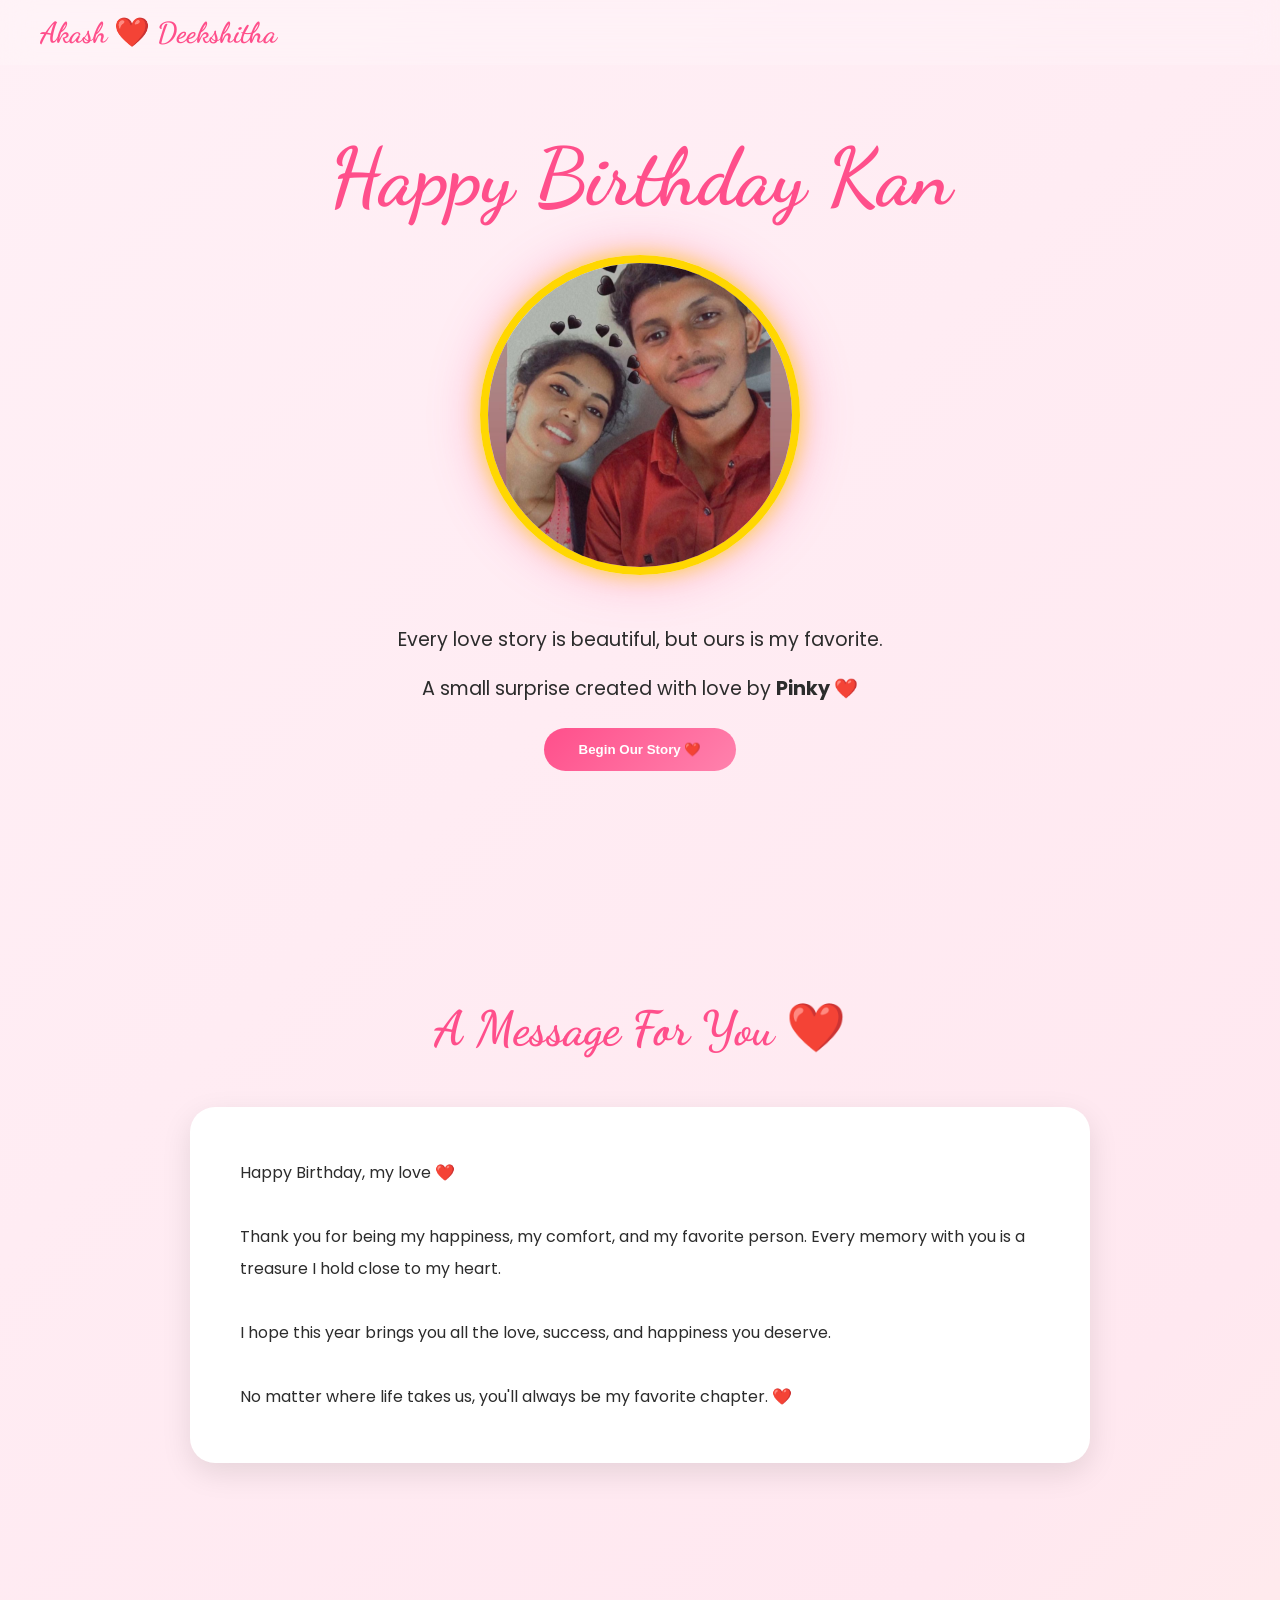
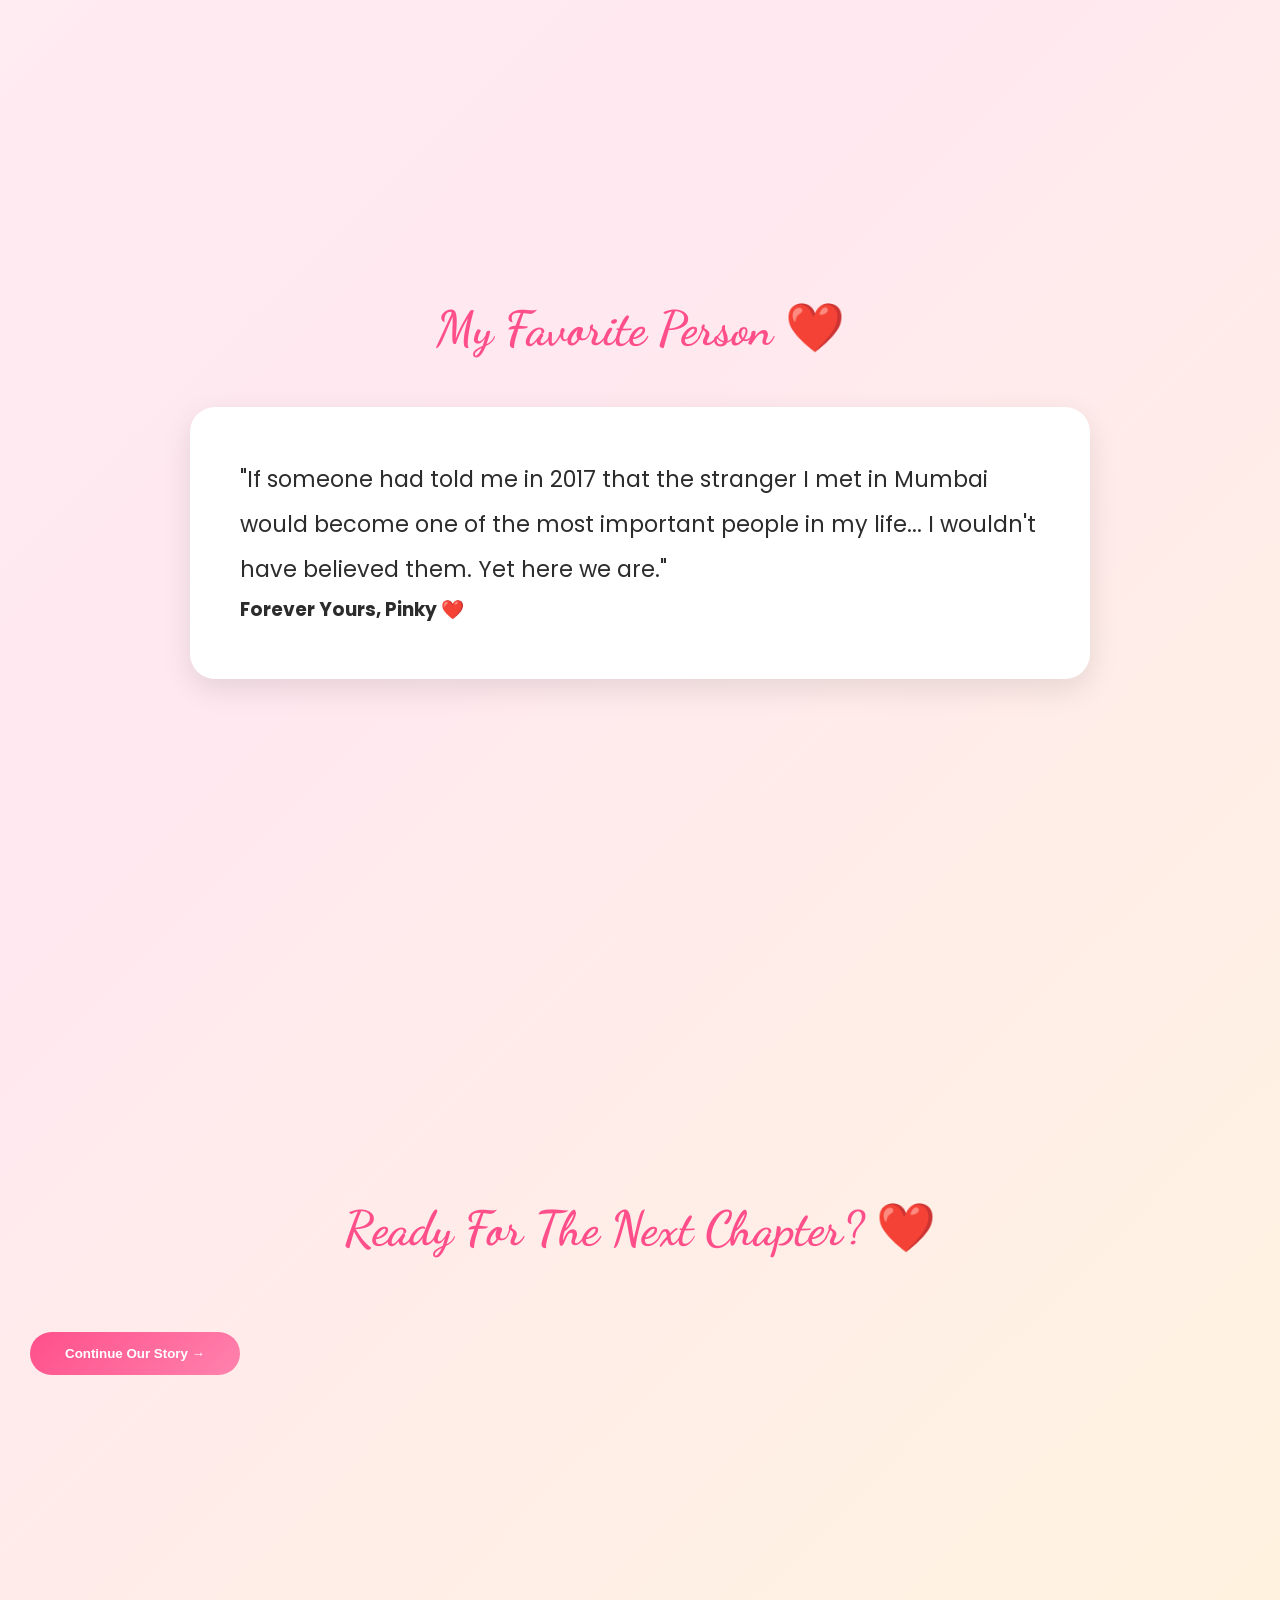
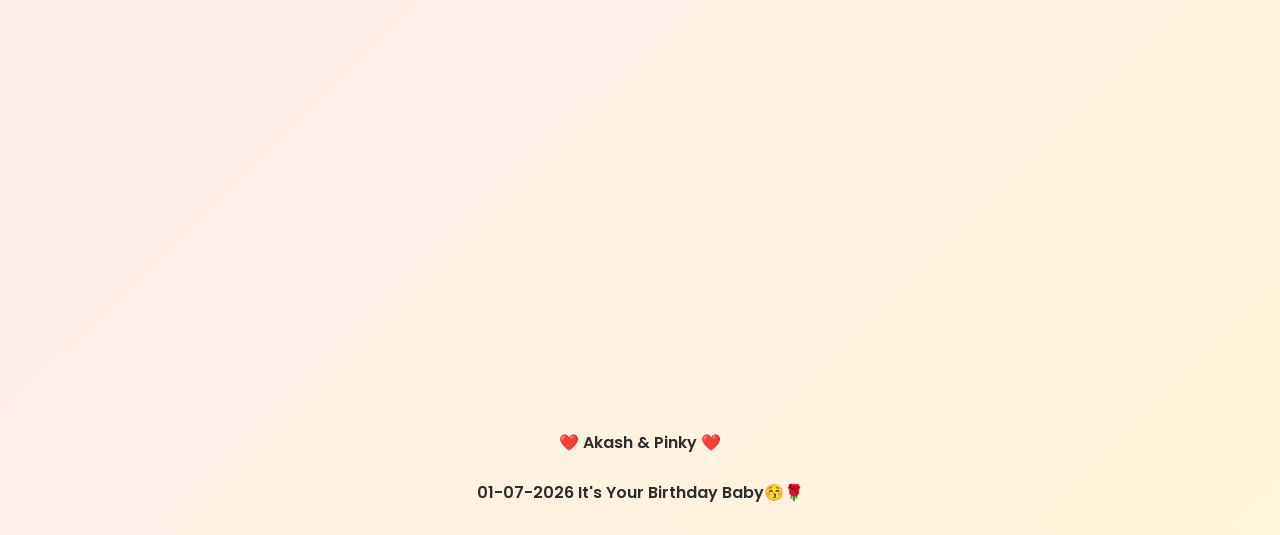
<file: index.html>
<!DOCTYPE html>
<html lang="en">

<head>

<meta charset="UTF-8">
<meta name="viewport" content="width=device-width, initial-scale=1.0">

<title>Happy Birthday Akash❤️</title>

<link rel="stylesheet" href="css/style.css">

</head>

<body>

<!-- ==========================
     NAVBAR
========================== -->

<nav class="navbar">

<div class="logo">
Akash ❤️ Deekshitha
</div>

</nav>

<!-- ==========================
     MUSIC
========================== -->


<!-- ==========================
     HERO SECTION
========================== -->

<section class="hero">

<h1 id="birthdayText">
Happy Birthday Akash💕
</h1>

<img
src="images/cover.jpg"
alt="Akash and Pinky"
class="cover-image">

<p>

Every love story is beautiful,
but ours is my favorite.

</p>

<p style="margin-top:20px;">

A small surprise created
with love by

<b>Pinky ❤️</b>

</p>

<a href="story.html">

<button class="btn">

Begin Our Story ❤️

</button>

</a>

</section>

<!-- ==========================
     LOVE MESSAGE
========================== -->

<section class="section">

<h2 class="section-title">

A Message For You ❤️

</h2>

<div class="letter-box">

<p>

Happy Birthday, my love ❤️

<br><br>

Thank you for being my happiness,
my comfort, and my favorite person.

Every memory with you is a treasure
I hold close to my heart.

<br><br>

I hope this year brings you all
the love, success, and happiness
you deserve.

<br><br>

No matter where life takes us,
you'll always be my favorite chapter. ❤️

</p>

</div>

</section>

<!-- ==========================
     QUOTE SECTION
========================== -->

<section class="section">

<h2 class="section-title">

My Favorite Person ❤️

</h2>

<div class="letter-box">

<p style="font-size:1.4rem;">

"If someone had told me in 2017
that the stranger I met in Mumbai
would become one of the most important
people in my life...

I wouldn't have believed them.

Yet here we are."

</p>

<h3>

Forever Yours,

Pinky ❤️

</h3>

</div>

</section>

<!-- ==========================
     NEXT PAGE BUTTON
========================== -->

<section class="section">
<h2 class="section-title">
Ready For The Next Chapter? ❤️
</h2>
<a href="story.html">
<button class="btn">
Continue Our Story →
</button>
</a>
</section>

<!-- ==========================
     FOOTER
========================== -->

<footer>

❤️ Akash & Pinky ❤️

<br><br>

01-07-2026
It's Your Birthday Baby😚🌹
</footer>

<script src="js/script.js"></script>

<script>

/* Typewriter Effect */

const text =
"Happy Birthday Kandamma🥹🫂❤️";

let i = 0;

const heading =
document.getElementById("birthdayText");

heading.innerHTML = "";

function typeWriter(){

if(i < text.length){

heading.innerHTML +=
text.charAt(i);

i++;

setTimeout(
typeWriter,
100
);

}

}

typeWriter();

</script>

</body>

</html>
</file>
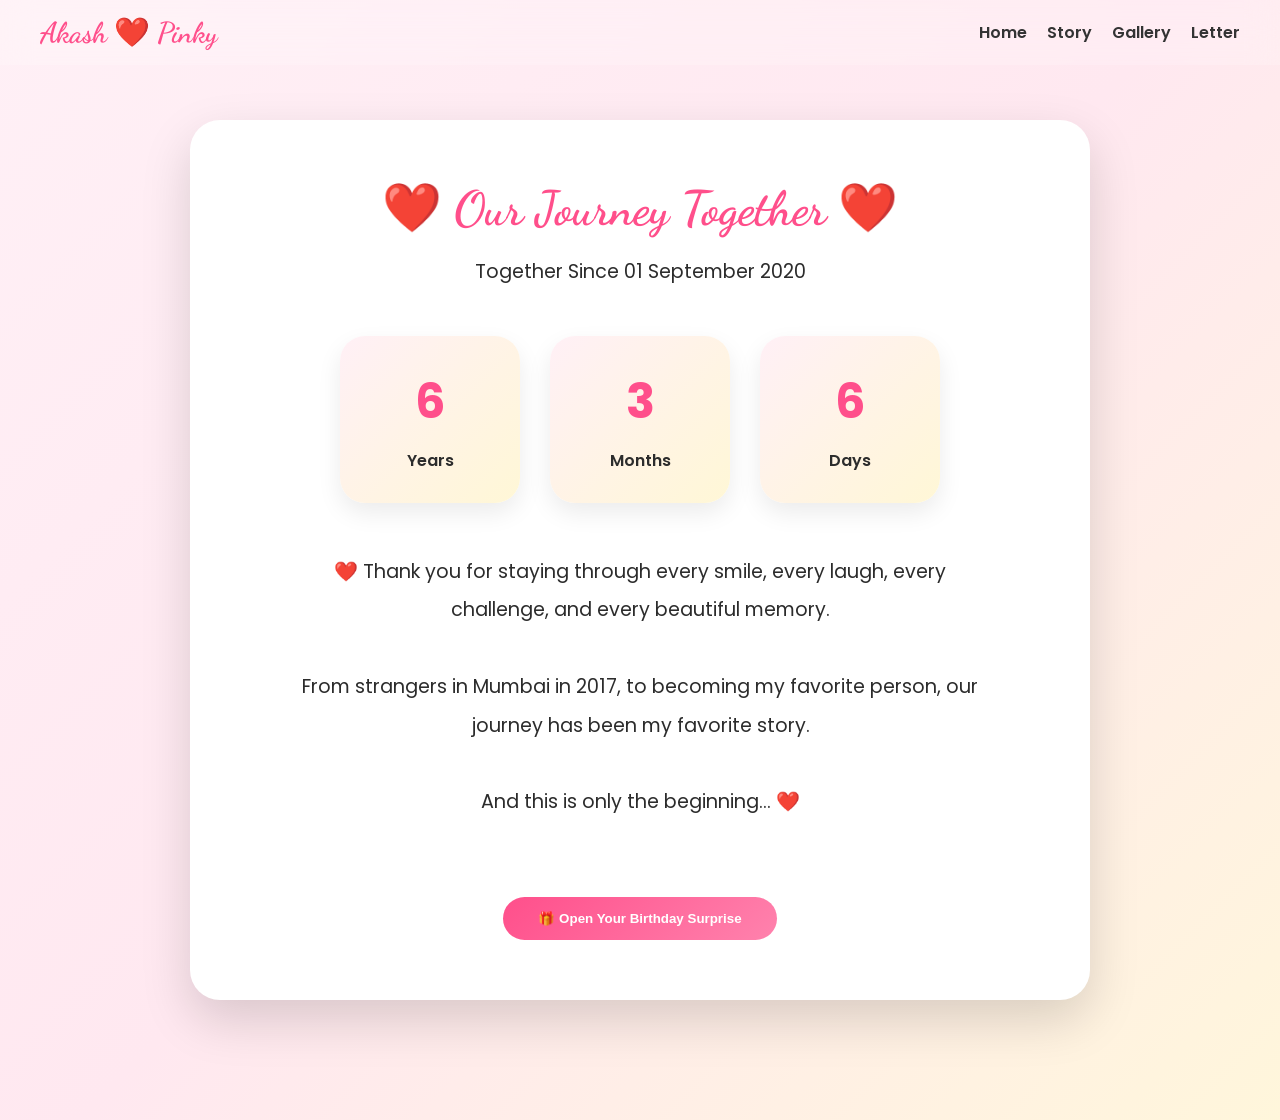
<file: counter.html>
<!DOCTYPE html>
<html lang="en">

<head>

<meta charset="UTF-8">
<meta name="viewport" content="width=device-width, initial-scale=1.0">

<title>Our Journey ❤️</title>

<link rel="stylesheet" href="css/style.css">

<style>

.counter-page{

min-height:100vh;

display:flex;
justify-content:center;
align-items:center;

padding:120px 20px;

}

.counter-card{

max-width:900px;
width:100%;

background:white;

padding:60px;

border-radius:30px;

text-align:center;

box-shadow:
0 20px 50px rgba(0,0,0,.15);

}

.counter-title{

font-size:3rem;

color:#ff4f8b;

font-family:'Dancing Script',cursive;

margin-bottom:20px;

}

.counter-subtitle{

font-size:1.2rem;

margin-bottom:50px;

}

.counter-grid{

display:flex;

justify-content:center;
gap:30px;

flex-wrap:wrap;

margin-bottom:50px;

}

.time-box{

width:180px;

padding:30px;

background:linear-gradient(
135deg,
#fff0f6,
#fff7d6
);

border-radius:25px;

box-shadow:
0 10px 25px rgba(0,0,0,.08);

}

.time-box h2{

font-size:3rem;

color:#ff4f8b;

}

.time-box p{

font-weight:600;

margin-top:10px;

}

.love-message{

font-size:1.2rem;

line-height:2;

max-width:700px;

margin:auto;

}

.next-section{

margin-top:50px;

}

</style>

</head>

<body>

<nav class="navbar">

<div class="logo">
Akash ❤️ Pinky
</div>

<div class="nav-links">
<a href="index.html">Home</a>
<a href="story.html">Story</a>
<a href="gallery.html">Gallery</a>
<a href="letter.html">Letter</a>
</div>

</nav>

<section class="counter-page">

<div class="counter-card">

<h1 class="counter-title">
❤️ Our Journey Together ❤️
</h1>

<p class="counter-subtitle">
Together Since 01 September 2020
</p>

<div class="counter-grid">

<div class="time-box">
<h2 id="years">0</h2>
<p>Years</p>
</div>

<div class="time-box">
<h2 id="months">0</h2>
<p>Months</p>
</div>

<div class="time-box">
<h2 id="days">0</h2>
<p>Days</p>
</div>

</div>

<div class="love-message">

❤️ Thank you for staying through every smile,
every laugh,
every challenge,
and every beautiful memory.

<br><br>

From strangers in Mumbai in 2017,
to becoming my favorite person,
our journey has been my favorite story.

<br><br>

And this is only the beginning... ❤️

</div>

<div class="next-section">

<a href="surprise.html">

<button class="btn">
🎁 Open Your Birthday Surprise
</button>

</a>

</div>

</div>

</section>

<script>

function updateCounter(){

const startDate =
new Date("2020-09-01");

const now =
new Date();

let diff =
now - startDate;

let totalDays =
Math.floor(diff/(1000*60*60*24));

let years =
Math.floor(totalDays/365);

let months =
Math.floor((totalDays%365)/30);

let days =
(totalDays%365)%30;

document.getElementById("years").innerText =
years;

document.getElementById("months").innerText =
months;

document.getElementById("days").innerText =
days;

}

updateCounter();

setInterval(updateCounter,1000);

</script>

<script src="js/script.js"></script>

</body>

</html>
</file>
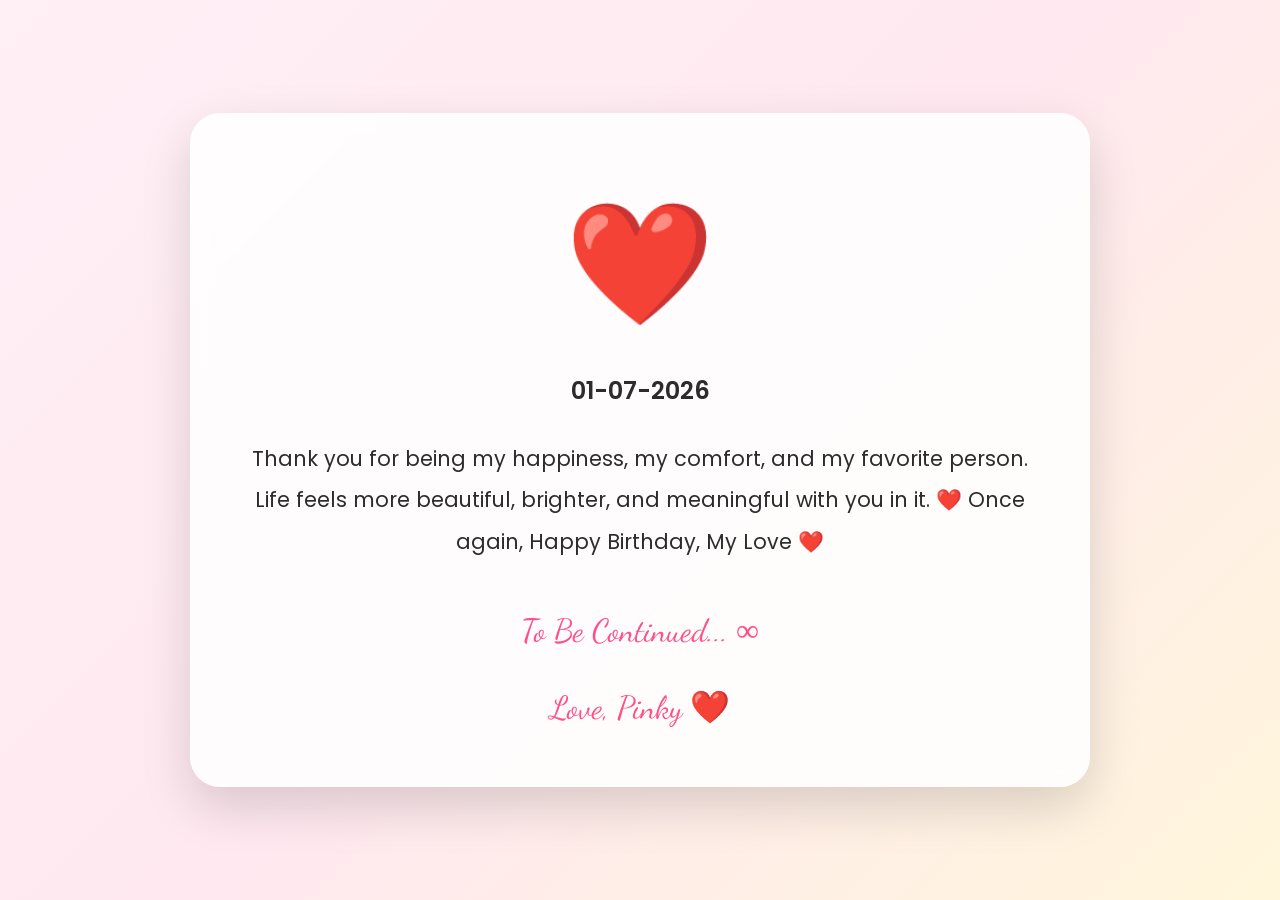
<file: ending.html>
<!DOCTYPE html>
<html lang="en">

<head>

<meta charset="UTF-8">
<meta name="viewport" content="width=device-width, initial-scale=1.0">

<title>Forever ❤️</title>

<link rel="stylesheet" href="css/style.css">

<style>

.ending-page{

min-height:100vh;

display:flex;
justify-content:center;
align-items:center;

text-align:center;

padding:40px;

}

.ending-card{

max-width:900px;

padding:60px;

background:rgba(255,255,255,.85);

backdrop-filter:blur(10px);

border-radius:30px;

box-shadow:
0 20px 50px rgba(0,0,0,.15);

}

.infinity{

font-size:120px;

color:#ff4f8b;

animation:pulse 2s infinite;

}

.names{

font-size:4rem;

font-family:'Dancing Script',cursive;

color:#ff4f8b;

margin:20px 0;

}

.date{

font-size:1.5rem;

font-weight:600;

margin:20px 0;

}

.message{

font-size:1.3rem;

line-height:2;

margin-top:30px;

}

.footer-love{

margin-top:50px;

font-size:2rem;

font-family:'Dancing Script',cursive;

color:#ff4f8b;

}

@keyframes pulse{

50%{
transform:scale(1.1);
}

}

.fade-in{

animation:fadeIn 3s;
}

@keyframes fadeIn{

from{
opacity:0;
}

to{
opacity:1;
}

}

</style>

</head>

<body>

<section class="ending-page">

<div class="ending-card fade-in">

<div class="infinity">
❤️
</div>

<div class="date">
01-07-2026
</div>

<p class="message">
Thank you for being my happiness, my comfort, and my favorite person. Life feels more beautiful, brighter, and meaningful with you in it. ❤️

Once again,

Happy Birthday, My Love ❤️

</p>

<div class="footer-love">

To Be Continued... ∞

<br><br>

Love,
Pinky ❤️

</div>

</div>

</section>

<script src="js/script.js"></script>

</body>

</html>
</file>
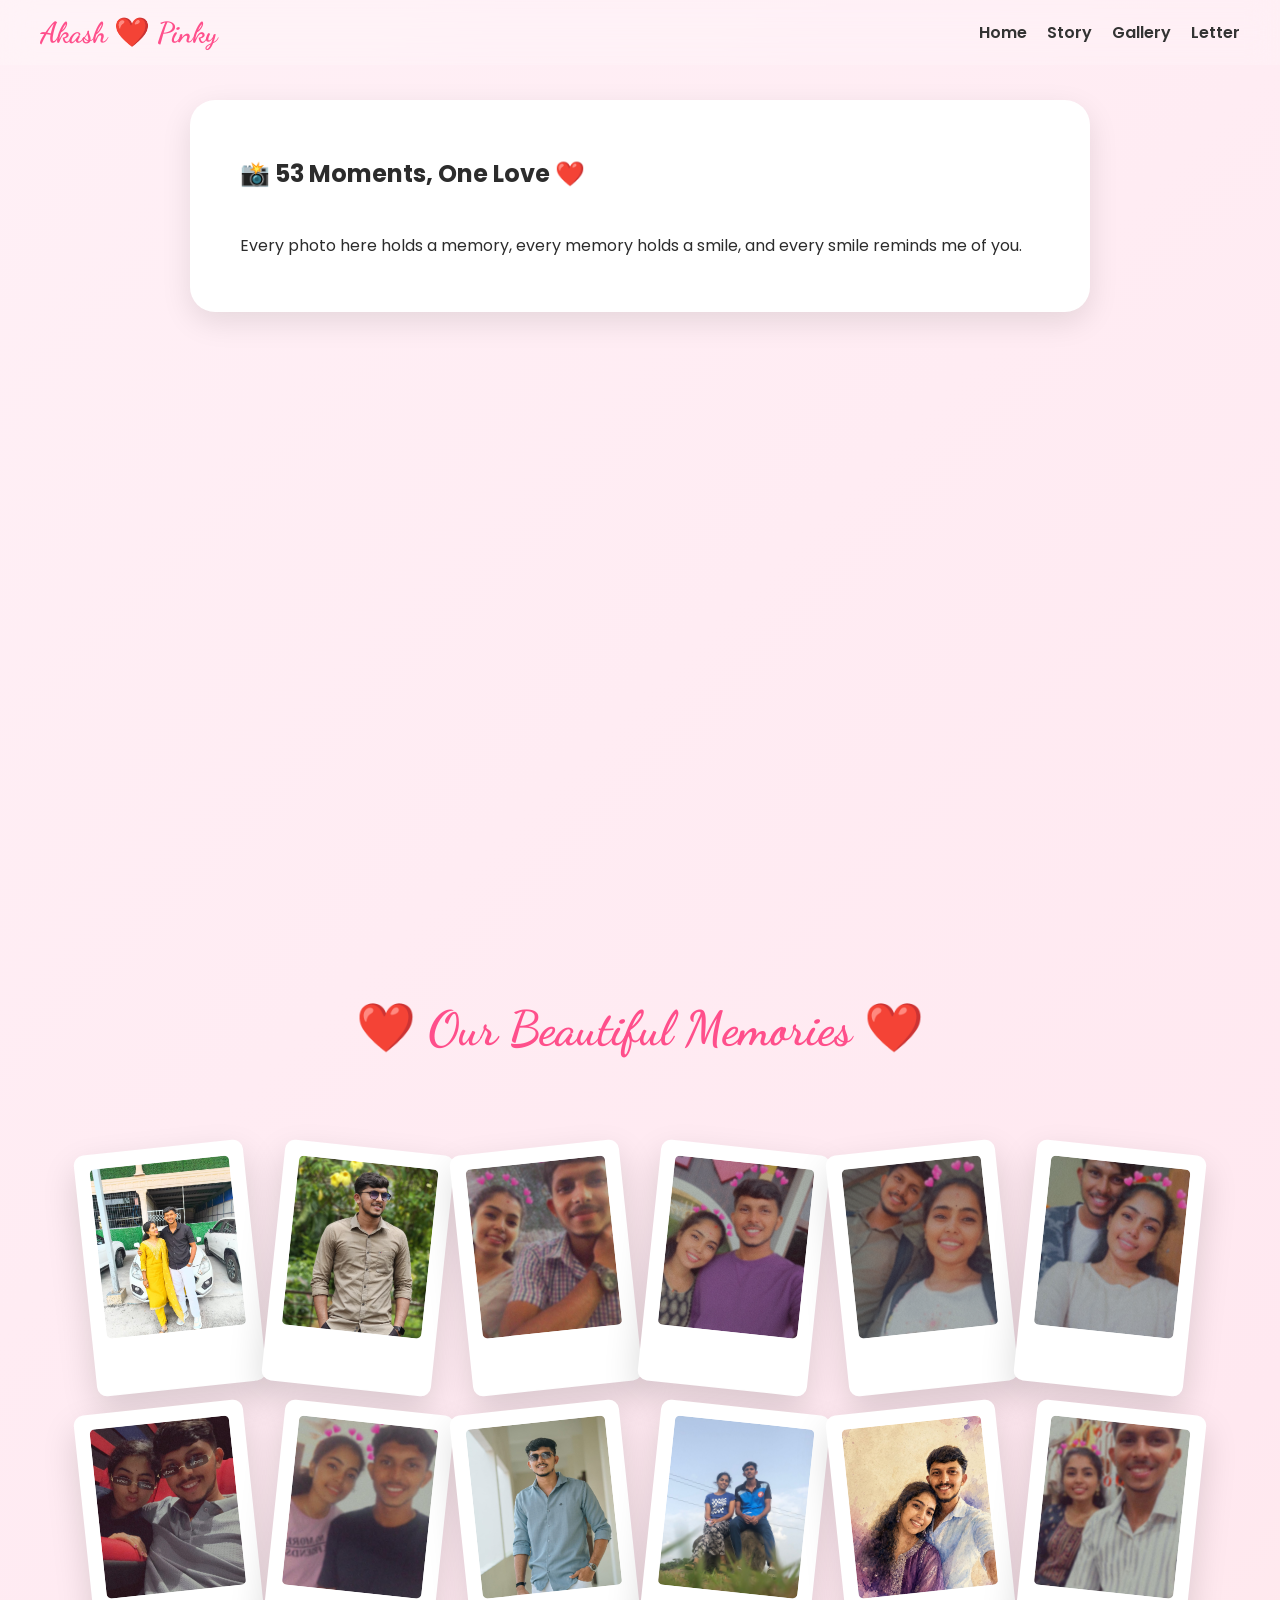
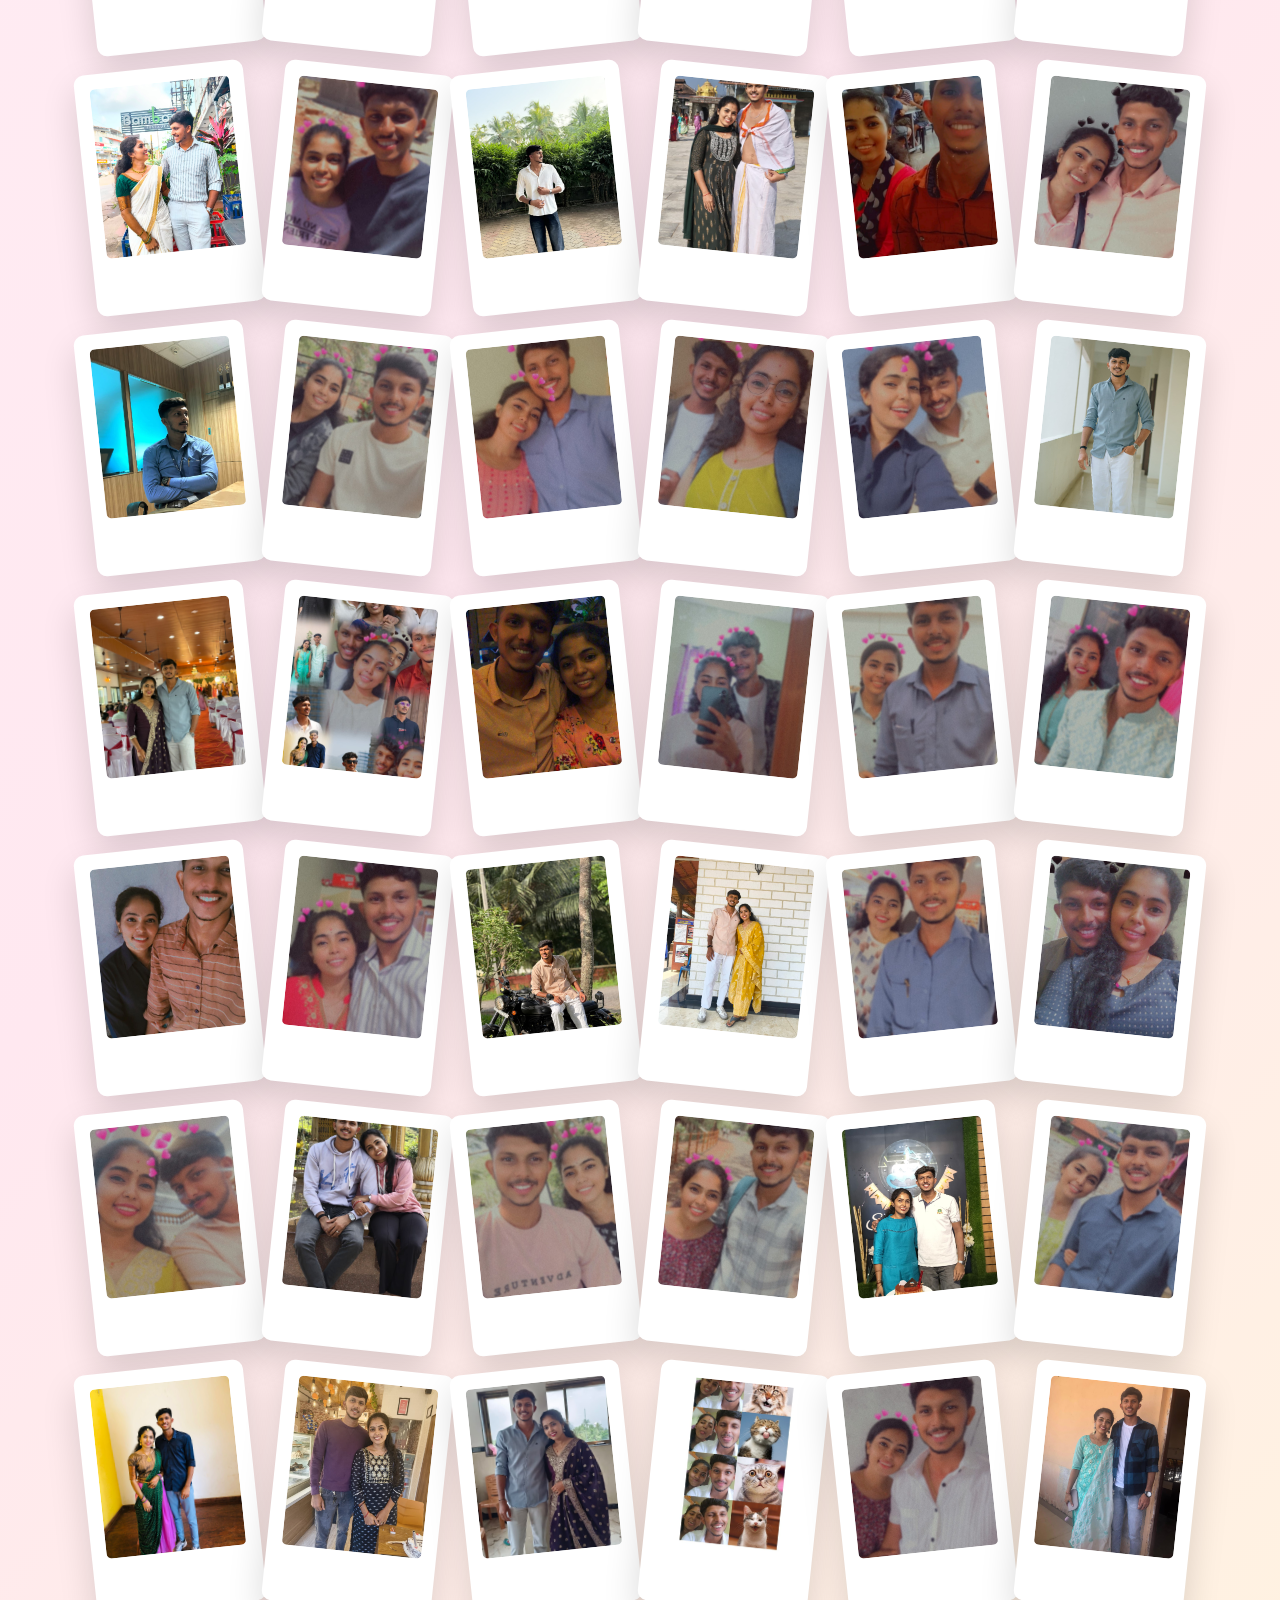
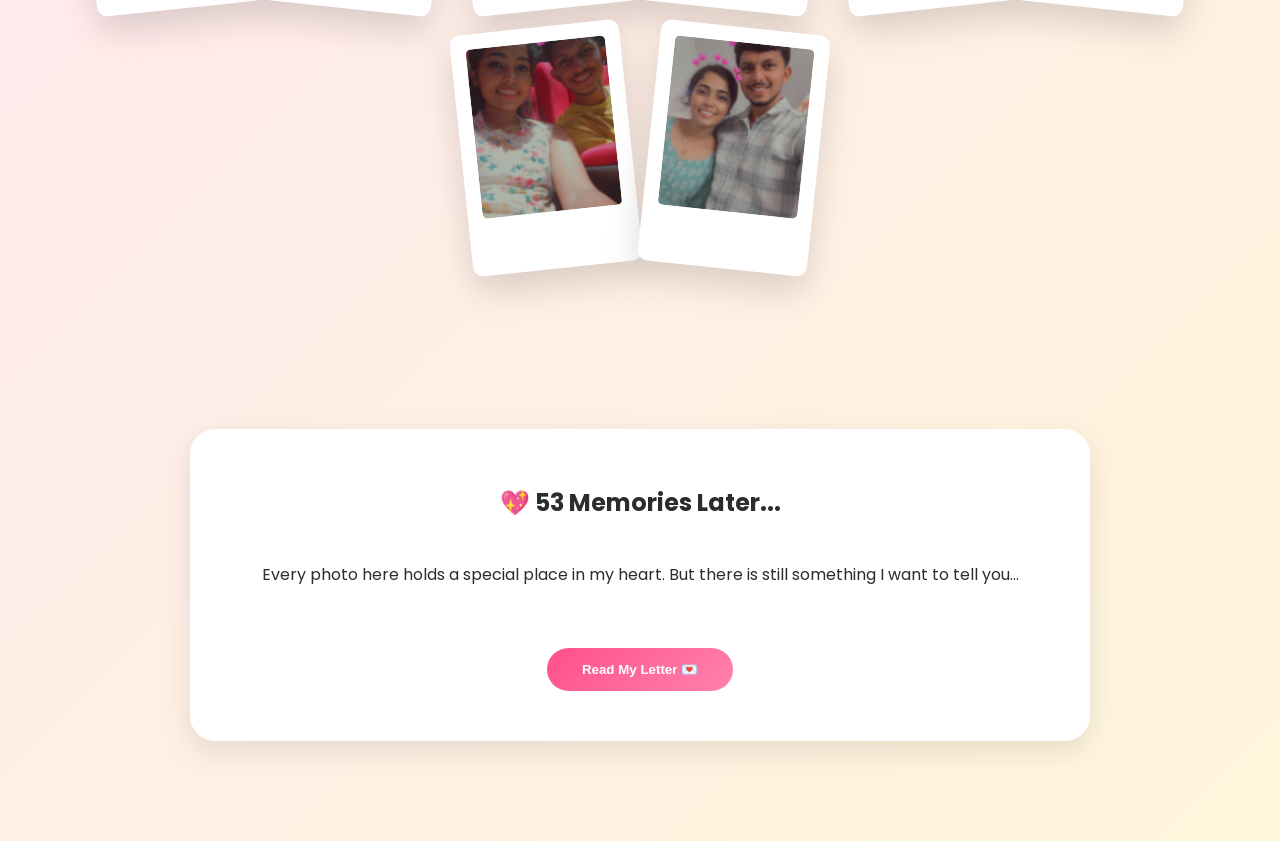
<file: gallery.html>
<!DOCTYPE html>
<html lang="en">

<head>
    <meta charset="UTF-8">
    <meta name="viewport" content="width=device-width, initial-scale=1.0">
    <title>Our Memories ❤️</title>

    <link rel="stylesheet" href="css/style.css">
</head>

<body>

    <!-- NAVBAR -->
    <nav class="navbar">

        <div class="logo">
            Akash ❤️ Pinky
        </div>

        <div class="nav-links">
            <a href="index.html">Home</a>
            <a href="story.html">Story</a>
            <a href="gallery.html">Gallery</a>
            <a href="letter.html">Letter</a>
        </div>

    </nav>

    <!-- TITLE MESSAGE -->

    <section class="section">

        <div class="letter-box">

            <h2>📸 53 Moments, One Love ❤️</h2>

            <br>

            <p>
                Every photo here holds a memory,
                every memory holds a smile,
                and every smile reminds me of you.
            </p>

        </div>

    </section>

    <!-- POLAROID WALL -->
    <section class="section">
        <h1 class="section-title">
            ❤️ Our Beautiful Memories ❤️
        </h1>

        <div class="polaroid-wall">

            <div class="polaroid rotate-left">
    <img src="images/photo1.jpg">
    <p>The smile that became my favorite ❤️</p>
</div>

<div class="polaroid rotate-right">
    <img src="images/photo2.jpg">
    <p>One of my happiest memories ❤️</p>
</div>

<div class="polaroid rotate-left">
    <img src="images/photo3.jpg">
    <p>Still gives me butterflies 🥰</p>
</div>

<div class="polaroid rotate-right">
    <img src="images/photo4.jpg">
    <p>My comfort person forever 💕</p>
</div>

<div class="polaroid rotate-left">
    <img src="images/photo52.jpg">
    <p>A memory I never want to forget ❤️</p>
</div>

<div class="polaroid rotate-right">
    <img src="images/photo6.jpg">
    <p>You make every moment beautiful ❤️</p>
</div>

<div class="polaroid rotate-left">
    <img src="images/photo7.jpg">
    <p>One of my favorite smiles 😊</p>
</div>

<div class="polaroid rotate-right">
    <img src="images/photo8.jpg">
    <p>My happy place is with you ❤️</p>
</div>

<div class="polaroid rotate-left">
    <img src="images/photo9.jpg">
    <p>Every picture tells our story 💕</p>
</div>

<div class="polaroid rotate-right">
    <img src="images/photo10.jpg">
    <p>A day I wish I could relive ❤️</p>
</div>

<div class="polaroid rotate-left">
    <img src="images/photo11.jpg">
    <p>Thank you for these memories 💖</p>
</div>

<div class="polaroid rotate-right">
    <img src="images/photo12.jpg">
    <p>Just us and our little world 🌍❤️</p>
</div>

<div class="polaroid rotate-left">
    <img src="images/photo13.jpg">
    <p>The day became special because of you 💕</p>
</div>

<div class="polaroid rotate-right">
    <img src="images/photo14.jpg">
    <p>My favorite adventure partner ❤️</p>
</div>

<div class="polaroid rotate-left">
    <img src="images/photo15.jpg">
    <p>Your smile brightens my day ☀️❤️</p>
</div>

<div class="polaroid rotate-right">
    <img src="images/photo16.jpg">
    <p>A memory close to my heart 💖</p>
</div>

<div class="polaroid rotate-left">
    <img src="images/photo17.jpg">
    <p>Every moment with you is precious ❤️</p>
</div>

<div class="polaroid rotate-right">
    <img src="images/photo18.jpg">
    <p>One photo, a thousand emotions 💕</p>
</div>

<div class="polaroid rotate-left">
    <img src="images/photo19.jpg">
    <p>You are my favorite chapter ❤️</p>
</div>

<div class="polaroid rotate-right">
    <img src="images/photo20.jpg">
    <p>A beautiful memory frozen in time 📸❤️</p>
</div>
<div class="polaroid rotate-left">
    <img src="images/photo21.jpg">
    <p>Mumbai 2017 — where our story quietly began ❤️</p>
</div>

<div class="polaroid rotate-right">
    <img src="images/photo22.jpg">
    <p>From strangers to something beautiful 💕</p>
</div>

<div class="polaroid rotate-left">
    <img src="images/photo23.jpg">
    <p>A memory I will cherish forever ❤️</p>
</div>

<div class="polaroid rotate-right">
    <img src="images/photo24.jpg">
    <p>You make ordinary days special ✨❤️</p>
</div>

<div class="polaroid rotate-left">
    <img src="images/photo25.jpg">
    <p>One smile from you, and my day is complete 😊❤️</p>
</div>

<div class="polaroid rotate-right">
    <img src="images/photo26.jpg">
    <p>A picture full of happiness 💖</p>
</div>

<div class="polaroid rotate-left">
    <img src="images/photo27.jpg">
    <p>The beginning of countless memories ❤️</p>
</div>

<div class="polaroid rotate-right">
    <img src="images/photo28.jpg">
    <p>My favorite place is beside you 💕</p>
</div>

<div class="polaroid rotate-left">
    <img src="images/photo29.jpg">
    <p>29 April 2020 — a simple message, a special beginning ❤️</p>
</div>

<div class="polaroid rotate-right">
    <img src="images/photo30.jpg">
    <p>Thank you for every smile and every memory ❤️</p>
</div>

<div class="polaroid rotate-left">
    <img src="images/photo31.jpg">
    <p>One of the moments that made my heart happy 💖</p>
</div>

<div class="polaroid rotate-right">
    <img src="images/photo32.jpg">
    <p>A memory worth reliving again and again ❤️</p>
</div>

<div class="polaroid rotate-left">
    <img src="images/photo33.jpg">
    <p>With you, every photo becomes special 📸❤️</p>
</div>

<div class="polaroid rotate-right">
    <img src="images/photo34.jpg">
    <p>A little snapshot of our beautiful journey 💕</p>
</div>

<div class="polaroid rotate-left">
    <img src="images/photo35.jpg">
    <p>You are my comfort, my happiness, my favorite ❤️</p>
</div>

<div class="polaroid rotate-right">
    <img src="images/photo36.jpg">
    <p>Every memory here carries a piece of my heart 💖</p>
</div>

<div class="polaroid rotate-left">
    <img src="images/photo37.jpg">
    <p>One more reason to smile when I look back ❤️</p>
</div>

<div class="polaroid rotate-right">
    <img src="images/photo38.jpg">
    <p>The little moments mean the most 💕</p>
</div>

<div class="polaroid rotate-left">
    <img src="images/photo39.jpg">
    <p>Just us, making memories together ❤️</p>
</div>

<div class="polaroid rotate-right">
    <img src="images/photo40.jpg">
    <p>A picture that will always make me smile 😊❤️</p>
</div>

<div class="polaroid rotate-left">
    <img src="images/photo41.jpg">
    <p>15 June 2021 — our first movie date 🎬❤️</p>
</div>

<div class="polaroid rotate-right">
    <img src="images/photo42.jpg">
    <p>One of the happiest chapters of my life 💕</p>
</div>

<div class="polaroid rotate-left">
    <img src="images/photo43.jpg">
    <p>04 Dec 2022 — my favorite picture of us 📸❤️</p>
</div>

<div class="polaroid rotate-right">
    <img src="images/photo44.jpg">
    <p>Every memory with you is priceless 💖</p>
</div>

<div class="polaroid rotate-left">
    <img src="images/photo45.jpg">
    <p>My heart smiles every time I see this ❤️</p>
</div>

<div class="polaroid rotate-right">
    <img src="images/photo46.jpg">
    <p>Forever grateful for moments like this 💕</p>
</div>

<div class="polaroid rotate-left">
    <img src="images/photo47.jpg">
    <p>The best memories are the ones we create together ❤️</p>
</div>

<div class="polaroid rotate-right">
    <img src="images/photo48.jpg">
    <p>Temple date on your birthday — one of my happiest days 🙏❤️</p>
</div>

<div class="polaroid rotate-left">
    <img src="images/photo49.jpg">
    <p>53 memories, countless smiles, one favorite person ❤️</p>
</div>

<div class="polaroid rotate-right">
    <img src="images/photo50.jpg">
    <p>And our beautiful story continues... Forever ❤️✨</p>
</div>
            <!-- Continue until photo53 -->

        </div>

    </section>
<section class="section" style="min-height:auto; padding-top:20px;">

    <div class="letter-box" style="text-align:center;">

        <h2>💖 53 Memories Later...</h2>

        <br>

        <p>
            Every photo here holds a special place in my heart.
            But there is still something I want to tell you...
        </p>

        <br>

        <a href="letter.html">
            <button class="btn">
                Read My Letter 💌
            </button>
        </a>

    </div>

</section>
    <script src="js/script.js"></script>

</body>
</html>
</file>
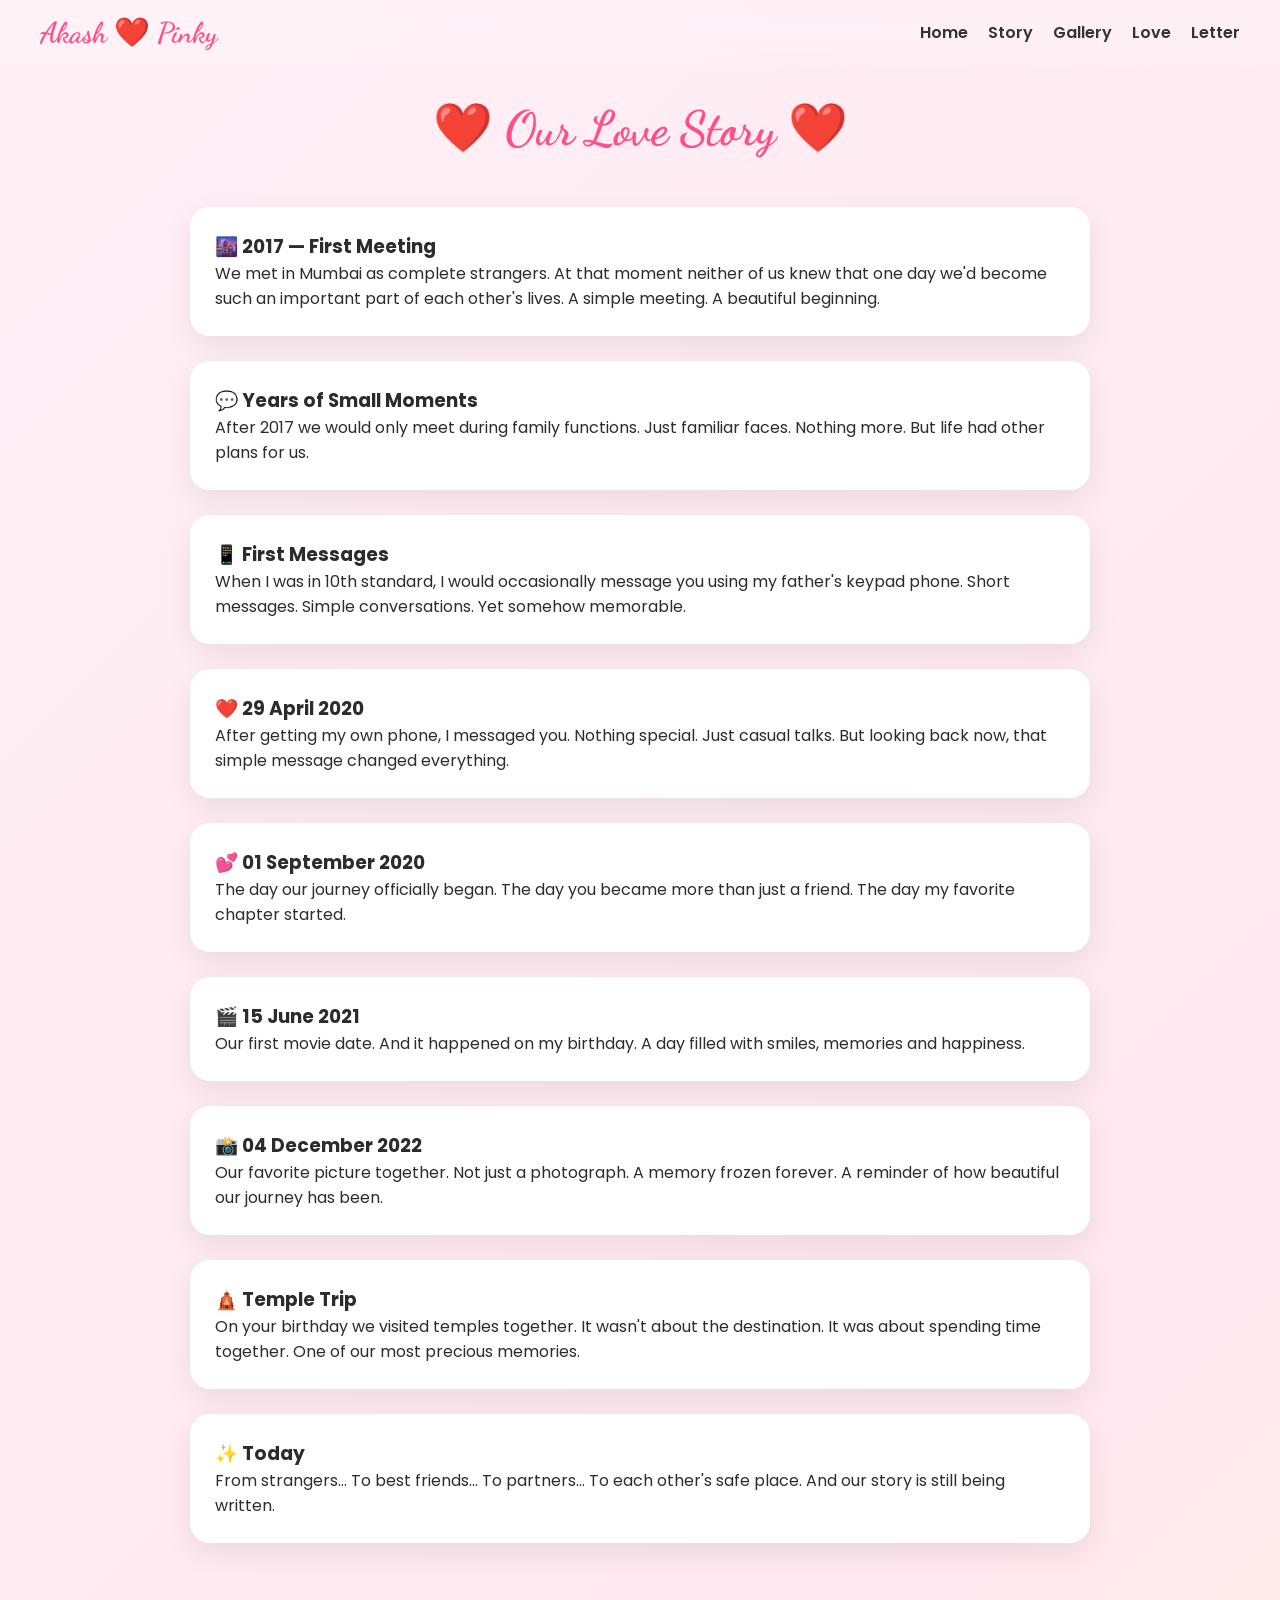
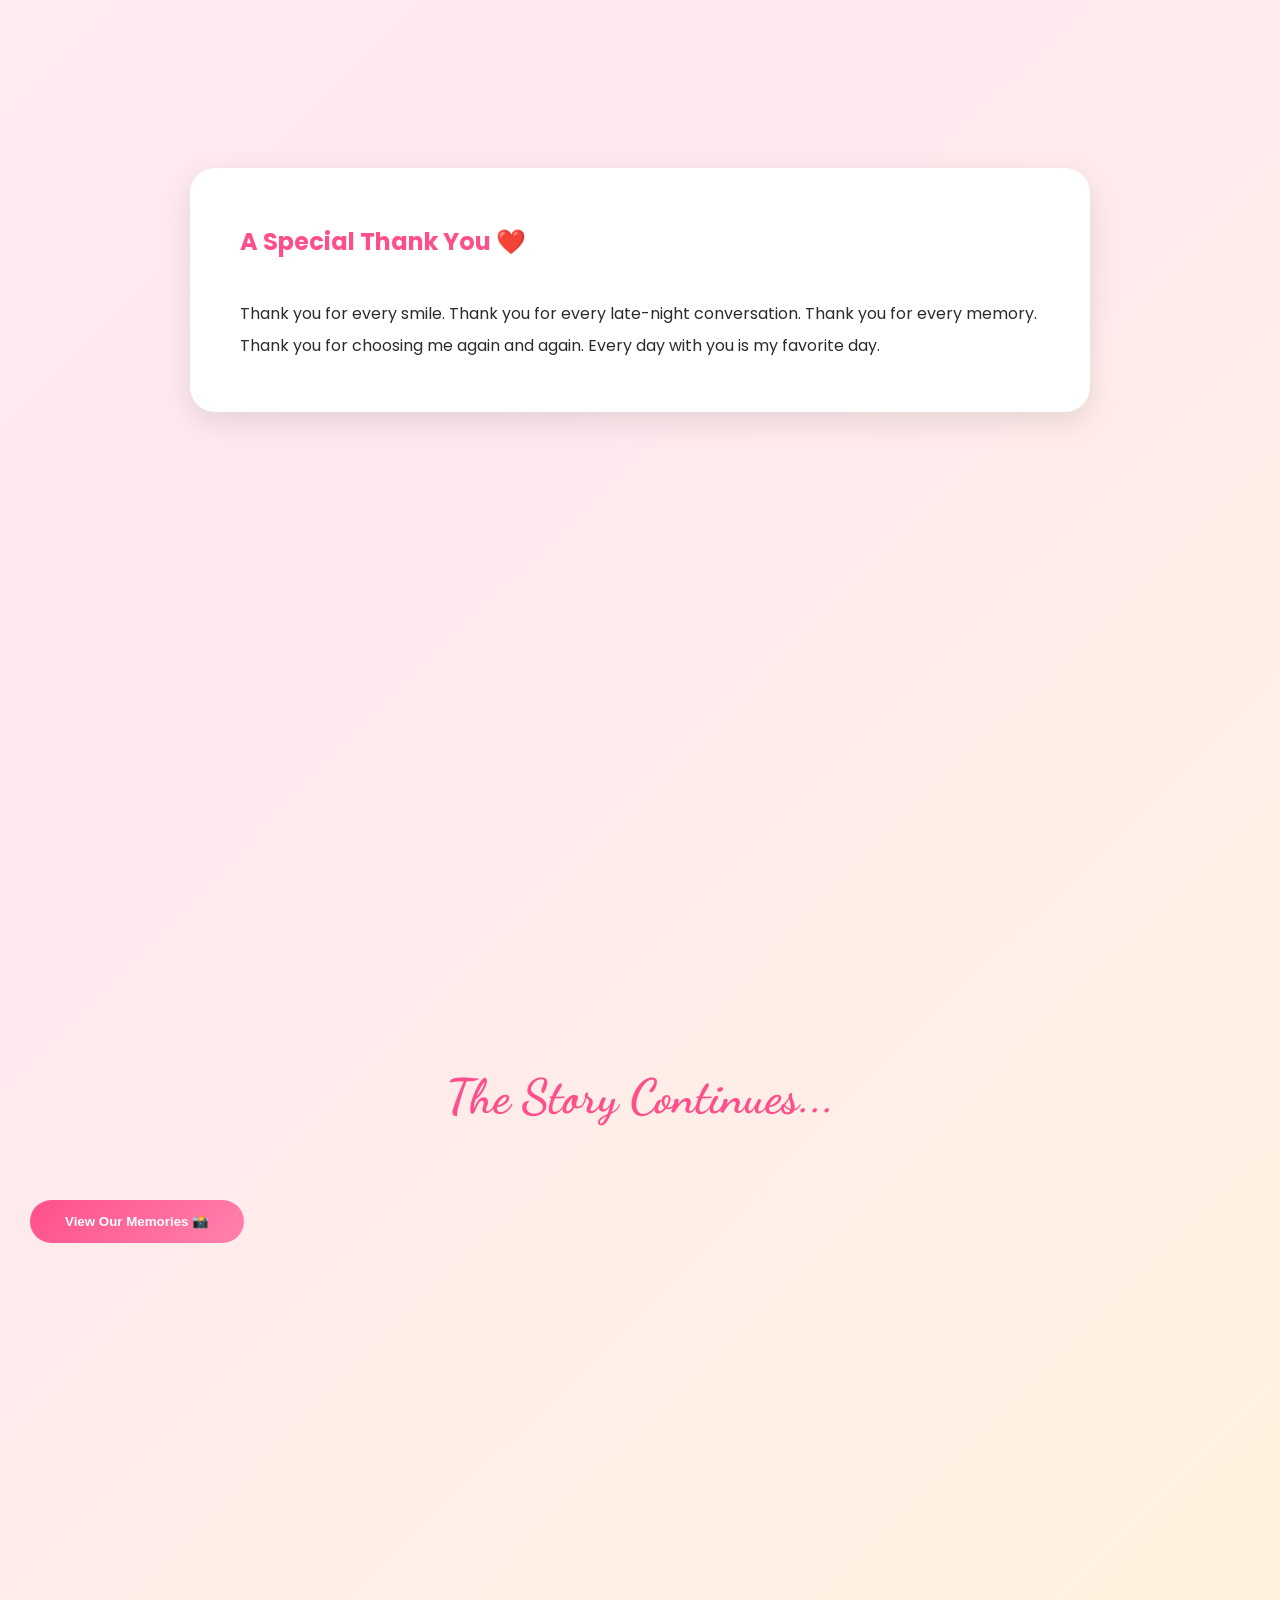
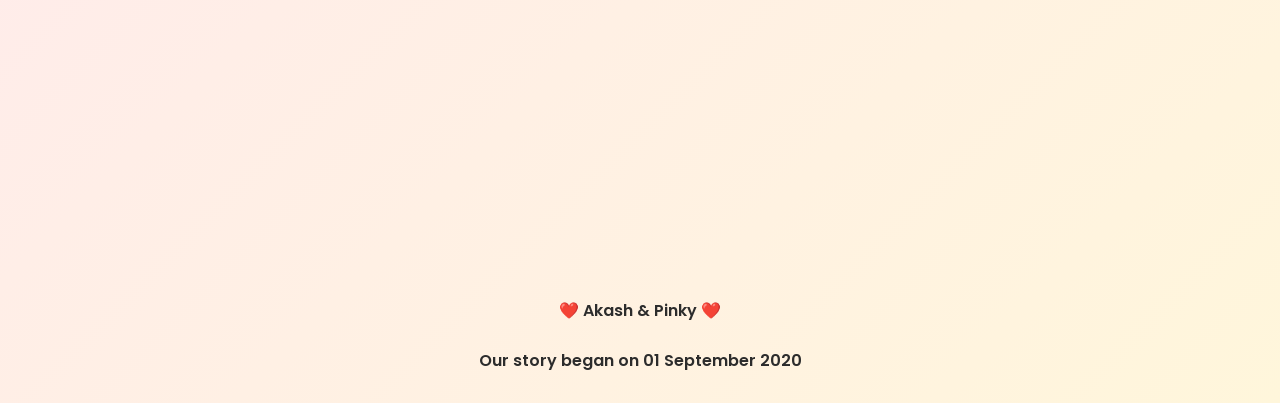
<file: story.html>
<!DOCTYPE html>
<html lang="en">

<head>

<meta charset="UTF-8">
<meta name="viewport" content="width=device-width, initial-scale=1.0">

<title>Our Story ❤️</title>

<link rel="stylesheet" href="css/style.css">

</head>

<body>

<nav class="navbar">

<div class="logo">
Akash ❤️ Pinky
</div>

<div class="nav-links">

<a href="index.html">Home</a>
<a href="story.html">Story</a>
<a href="gallery.html">Gallery</a>
<a href="reasons.html">Love</a>
<a href="letter.html">Letter</a>

</div>

</nav>

<section class="section">

<h1 class="section-title">
❤️ Our Love Story ❤️
</h1>

<div class="timeline">

<div class="timeline-item">

<h3>🌆 2017 — First Meeting</h3>

<p>

We met in Mumbai as complete strangers.

At that moment neither of us knew
that one day we'd become such an
important part of each other's lives.

A simple meeting.

A beautiful beginning.

</p>

</div>

<div class="timeline-item">

<h3>💬 Years of Small Moments</h3>

<p>

After 2017 we would only meet
during family functions.

Just familiar faces.

Nothing more.

But life had other plans for us.

</p>

</div>

<div class="timeline-item">

<h3>📱 First Messages</h3>

<p>

When I was in 10th standard,
I would occasionally message you
using my father's keypad phone.

Short messages.

Simple conversations.

Yet somehow memorable.

</p>

</div>

<div class="timeline-item">

<h3>❤️ 29 April 2020</h3>

<p>

After getting my own phone,
I messaged you.

Nothing special.

Just casual talks.

But looking back now,
that simple message changed everything.

</p>

</div>

<div class="timeline-item">

<h3>💕 01 September 2020</h3>

<p>

The day our journey officially began.

The day you became
more than just a friend.

The day my favorite chapter started.

</p>

</div>

<div class="timeline-item">

<h3>🎬 15 June 2021</h3>

<p>

Our first movie date.

And it happened on my birthday.

A day filled with smiles,
memories and happiness.

</p>

</div>

<div class="timeline-item">

<h3>📸 04 December 2022</h3>

<p>

Our favorite picture together.

Not just a photograph.

A memory frozen forever.

A reminder of how beautiful
our journey has been.

</p>

</div>

<div class="timeline-item">

<h3>🛕 Temple Trip</h3>

<p>

On your birthday we visited temples together.

It wasn't about the destination.

It was about spending time together.

One of our most precious memories.

</p>

</div>

<div class="timeline-item">

<h3>✨ Today</h3>

<p>

From strangers...

To best friends...

To partners...

To each other's safe place.

And our story is still being written.

</p>

</div>

</div>

</section>

<section class="section">

<div class="letter-box">

<h2 style="color:#ff4f8b;">
A Special Thank You ❤️
</h2>

<br>

<p>

Thank you for every smile.

Thank you for every late-night conversation.

Thank you for every memory.

Thank you for choosing me
again and again.

Every day with you
is my favorite day.

</p>

</div>

</section>

<section class="section">

<h2 class="section-title">

The Story Continues...

</h2>

<a href="gallery.html">

<button class="btn">

View Our Memories 📸

</button>

</a>

</section>

<footer>

❤️ Akash & Pinky ❤️

<br><br>

Our story began on
01 September 2020

</footer>

<script src="js/script.js"></script>

</body>
</html>
</file>
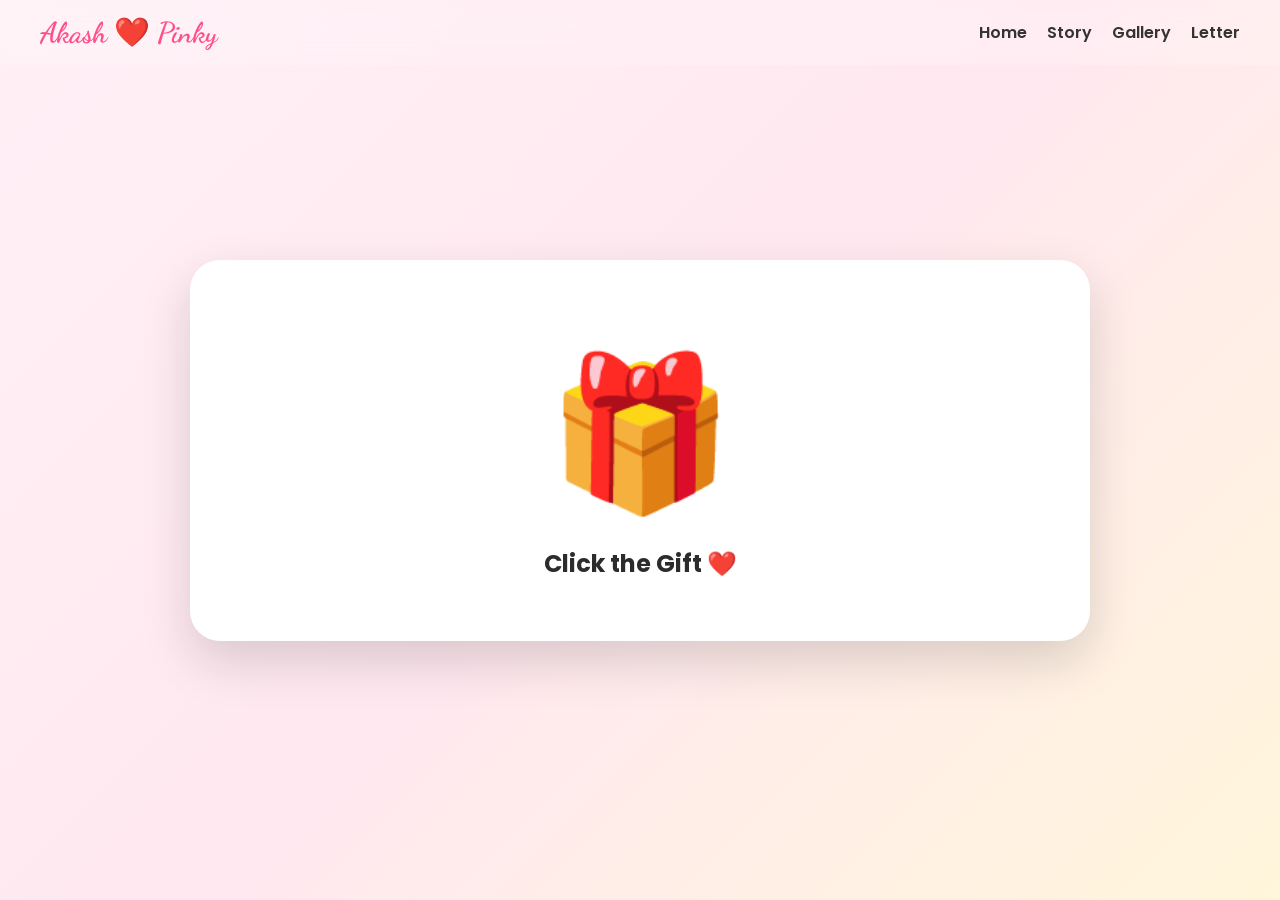
<file: surprise.html>
<!DOCTYPE html>
<html lang="en">

<head>

<meta charset="UTF-8">
<meta name="viewport" content="width=device-width, initial-scale=1.0">

<title>Birthday Surprise ❤️</title>

<link rel="stylesheet" href="css/style.css">

<style>

.surprise-page{

min-height:100vh;

display:flex;
justify-content:center;
align-items:center;

padding:120px 20px;

text-align:center;

}

.surprise-card{

max-width:900px;
width:100%;

background:white;

padding:60px;

border-radius:30px;

box-shadow:
0 20px 50px rgba(0,0,0,.15);

}

.gift{

font-size:150px;

cursor:pointer;

animation:bounce 2s infinite;

}

.hidden{

display:none;

}

.surprise-message{

animation:fadeIn 1.5s;

}

.surprise-message h1{

font-size:4rem;

color:#ff4f8b;

font-family:'Dancing Script',cursive;

margin-bottom:20px;

}

.surprise-message p{

font-size:1.2rem;

line-height:2;

max-width:700px;

margin:auto;

}

.song-btn{

margin-top:30px;

}

@keyframes fadeIn{

from{
opacity:0;
transform:translateY(30px);
}

to{
opacity:1;
transform:translateY(0);
}

}

</style>

</head>

<body>

<nav class="navbar">

<div class="logo">
Akash ❤️ Pinky
</div>

<div class="nav-links">
<a href="index.html">Home</a>
<a href="story.html">Story</a>
<a href="gallery.html">Gallery</a>
<a href="letter.html">Letter</a>
</div>

</nav>

<section class="surprise-page">

<div class="surprise-card">

<div id="giftBox">

<div class="gift" onclick="openGift()">
🎁
</div>

<h2>
Click the Gift ❤️
</h2>

</div>

<div id="birthdayMessage"
class="surprise-message hidden">

<h1>
🎉 Happy Birthday Akash ❤️
</h1>

<p>

Thank you for being my happiness,
my comfort,
and my favorite person.

From strangers in Mumbai,
to becoming such an important part
of my life,

every memory with you is special.

I hope this birthday brings you
all the happiness,
success,
love,
and blessings you deserve.

No matter where life takes us,

you will always be my favorite chapter ❤️

<br><br>

Love,
Pinky ❤️

</p>

<div class="song-btn">

<a href="ending.html">

<button class="btn">
One Last Thing... ❤️
</button>

</a>

</div>

</div>

</div>

</section>

<script>

function openGift(){

document
.getElementById("giftBox")
.classList.add("hidden");

document
.getElementById("birthdayMessage")
.classList.remove("hidden");

}

</script>

<script src="js/script.js"></script>

</body>

</html>
</file>
<file: css/style.css>
/* ==========================
   AKASH ❤️ PINKY
   GLOBAL STYLES
========================== */

@import url('https://fonts.googleapis.com/css2?family=Poppins:wght@300;400;500;600;700&family=Dancing+Script:wght@700&display=swap');

:root{
    --pink:#ff4f8b;
    --lightPink:#ffd6e7;
    --gold:#ffd700;
    --dark:#2c2c2c;
    --white:#ffffff;
}

*{
    margin:0;
    padding:0;
    box-sizing:border-box;
}

html{
    scroll-behavior:smooth;
}

body{
    font-family:'Poppins',sans-serif;
    overflow-x:hidden;
    background:linear-gradient(
    135deg,
    #fff0f6,
    #ffe8f0,
    #fff6db
    );
    color:var(--dark);
}

/* ==========================
   NAVBAR
========================== */

.navbar{
    position:fixed;
    top:0;
    width:100%;
    z-index:1000;
    backdrop-filter:blur(15px);
    background:rgba(255,255,255,.2);
    padding:15px 40px;

    display:flex;
    justify-content:space-between;
    align-items:center;
}

.logo{
    font-size:1.8rem;
    font-family:'Dancing Script',cursive;
    color:var(--pink);
    font-weight:bold;
}

.nav-links{
    display:flex;
    gap:20px;
}

.nav-links a{
    text-decoration:none;
    color:#333;
    font-weight:600;
    transition:.3s;
}

.nav-links a:hover{
    color:var(--pink);
}

/* ==========================
   HERO
========================== */

.hero{
    min-height:100vh;
    display:flex;
    flex-direction:column;
    justify-content:center;
    align-items:center;
    text-align:center;
    padding:100px 20px;
}

.hero h1{
    font-size:5rem;
    color:var(--pink);
    font-family:'Dancing Script',cursive;
}

.hero p{
    max-width:800px;
    margin-top:20px;
    font-size:1.2rem;
}

.cover-image{
    width:320px;
    height:320px;
    border-radius:50%;
    object-fit:cover;
    border:8px solid var(--gold);
    margin:30px 0;

    box-shadow:
    0 0 20px rgba(255,215,0,.7),
    0 0 50px rgba(255,79,139,.4);
}

/* ==========================
   BUTTONS
========================== */

.btn{
    margin-top:25px;
    padding:14px 35px;
    border:none;
    border-radius:40px;
    background:linear-gradient(
    135deg,
    var(--pink),
    #ff82ad
    );
    color:white;
    font-weight:600;
    cursor:pointer;
    transition:.4s;
}

.btn:hover{
    transform:translateY(-3px);
}

/* ==========================
   SECTIONS
========================== */

.section{
    min-height:100vh;
    padding:100px 30px;
}

.section-title{
    text-align:center;
    font-size:3rem;
    color:var(--pink);
    margin-bottom:50px;
    font-family:'Dancing Script',cursive;
}

/* ==========================
   TIMELINE
========================== */

.timeline{
    max-width:900px;
    margin:auto;
}

.timeline-item{
    background:white;
    padding:25px;
    margin-bottom:25px;
    border-radius:20px;

    box-shadow:
    0 10px 30px rgba(0,0,0,.08);

    transition:.4s;
}

.timeline-item:hover{
    transform:translateY(-5px);
}

/* ==========================
   GALLERY
========================== */

.gallery{
    display:grid;
    grid-template-columns:
    repeat(auto-fit,minmax(250px,1fr));

    gap:25px;
}

.gallery img{
    width:100%;
    height:320px;
    object-fit:cover;

    border-radius:20px;

    transition:.5s;
    cursor:pointer;

    box-shadow:
    0 10px 25px rgba(0,0,0,.1);
}

.gallery img:hover{
    transform:scale(1.05);
}

/* ==========================
   LOVE CARDS
========================== */

.reason-grid{
    display:grid;
    grid-template-columns:
    repeat(auto-fit,minmax(250px,1fr));

    gap:20px;
}

.reason-card{
    background:white;
    padding:35px;
    border-radius:20px;
    text-align:center;

    box-shadow:
    0 10px 30px rgba(0,0,0,.08);
}

/* ==========================
   LETTER
========================== */

.letter-box{
    max-width:900px;
    margin:auto;

    background:white;
    padding:50px;
    border-radius:25px;

    box-shadow:
    0 10px 30px rgba(0,0,0,.1);

    line-height:2;
}

/* ==========================
   COUNTER
========================== */

.counter-container{
    display:flex;
    justify-content:center;
    gap:25px;
    flex-wrap:wrap;
}

.counter-box{
    background:white;
    width:170px;
    padding:25px;
    border-radius:20px;

    text-align:center;

    box-shadow:
    0 10px 25px rgba(0,0,0,.1);
}

.counter-box h3{
    color:var(--pink);
    font-size:2rem;
}

/* ==========================
   GIFT BOX
========================== */

.gift-box{
    font-size:130px;
    text-align:center;
    cursor:pointer;
    animation:bounce 2s infinite;
}

@keyframes bounce{
    50%{
        transform:translateY(-20px);
    }
}

.hidden{
    display:none;
}

/* ==========================
   FOOTER
========================== */

footer{
    padding:30px;
    text-align:center;
    font-weight:600;
}

/* ==========================
   FLOATING HEARTS
========================== */

.heart{
    position:fixed;
    top:-50px;
    pointer-events:none;
    animation:fall linear infinite;
    z-index:999;
}

@keyframes fall{

    0%{
        transform:translateY(-50px);
        opacity:1;
    }

    100%{
        transform:translateY(110vh);
        opacity:0;
    }
}

/* ==========================
   SPARKLES
========================== */

.sparkle{
    position:fixed;
    width:5px;
    height:5px;
    border-radius:50%;
    background:gold;

    pointer-events:none;

    animation:sparkleAnim 1s linear;
}

@keyframes sparkleAnim{

    from{
        opacity:1;
        transform:scale(1);
    }

    to{
        opacity:0;
        transform:scale(4);
    }
}

/* ==========================
   MOBILE
========================== */

@media(max-width:768px){

.hero h1{
    font-size:3rem;
}

.cover-image{
    width:220px;
    height:220px;
}

.section-title{
    font-size:2.2rem;
}

.nav-links{
    display:none;
}

}

.memory-section{
min-height:100vh;
display:flex;
justify-content:center;
align-items:center;
padding:120px 20px;
padding-top:150px;
}

.memory-card-container{

max-width:900px;
width:100%;

background:white;

padding:30px;

border-radius:30px;

box-shadow:
0 20px 50px rgba(0,0,0,.15);

text-align:center;

}

.memory-image img{
width:100%;
height:500px;
object-fit:contain;
background:#fff;
border-radius:20px;
}

.memory-caption{

margin-top:25px;

font-size:1.4rem;
font-weight:600;

color:#ff4f8b;

min-height:80px;

}

.progress-bar{

width:100%;
height:12px;

background:#eee;

border-radius:30px;

overflow:hidden;

margin:25px 0;

}

#progressFill{

width:0%;

height:100%;

background:linear-gradient(
90deg,
#ff4f8b,
#ffd700
);

transition:.8s;

}

.memory-buttons{

display:flex;
justify-content:center;
gap:20px;

margin-top:20px;

}

@media(max-width:768px){

.memory-image img{

height:350px;

}

.memory-caption{

margin-top:25px;
padding:20px;

background:linear-gradient(
135deg,
#fff0f6,
#fff8dc
);

border-radius:20px;

font-size:1.3rem;
font-style:italic;

box-shadow:
0 5px 20px rgba(255,79,139,.15);

}

}
.memory-card-container{

background:white;
padding:25px;

border:4px solid #ffd700;

border-radius:30px;

box-shadow:
0 0 25px rgba(255,215,0,.3),
0 20px 50px rgba(0,0,0,.15);

}
.hidden{
display:none;
}

#finalMessage{

max-width:700px;
margin:60px auto;
padding:40px;

text-align:center;

background:white;

border-radius:25px;

box-shadow:0 15px 40px rgba(0,0,0,.1);

}

.envelope-container{

max-width:800px;
margin:auto;
text-align:center;

}

.envelope{

width:300px;
height:220px;

margin:auto;

background:linear-gradient(
135deg,
#ff4f8b,
#ff85b5
);

border-radius:20px;

display:flex;
justify-content:center;
align-items:center;
flex-direction:column;

cursor:pointer;

color:white;

box-shadow:
0 15px 40px rgba(0,0,0,.2);

transition:.5s;

}

.envelope:hover{

transform:scale(1.05);

}

.memory-content{

margin-top:30px;

animation:fadeIn 1s;

}

.memory-content img{

width:100%;
max-width:700px;
height:500px;

object-fit:cover;

border-radius:25px;

box-shadow:
0 15px 40px rgba(0,0,0,.15);

}

.memory-caption{

margin-top:20px;

padding:20px;

background:white;

border-radius:20px;

font-size:1.3rem;

color:#ff4f8b;

font-weight:600;

}

@keyframes fadeIn{

from{
opacity:0;
transform:translateY(30px);
}

to{
opacity:1;
transform:translateY(0);
}

}

/* ==========================
   POLAROID MEMORY WALL
========================== */

.polaroid-wall{

display:flex;
flex-wrap:wrap;
justify-content:center;
gap:18px;

max-width:1400px;
margin:auto;

padding:40px 20px;

}

.polaroid{

background:white;

padding:15px 15px 50px;

width:170px;

border-radius:10px;

box-shadow:
0 15px 35px rgba(0,0,0,.15);

transition:.5s;

position:relative;

cursor:pointer;

}

.polaroid img{

width:100%;
height:170px;

object-fit:cover;

border-radius:5px;

}

.polaroid p{
font-family:'Dancing Script',cursive;
font-size:1.4rem;
color:#ff4f8b;
opacity:0;
position:absolute;
bottom:10px;
left:0;
width:100%;
text-align:center;
transition:.3s;
}

.rotate-left{
transform:rotate(-6deg);
}

.rotate-right{
transform:rotate(6deg);
}

.polaroid:hover{

transform:scale(1.15) rotate(0deg);

z-index:100;

box-shadow:
0 25px 60px rgba(0,0,0,.25);

}

.polaroid:hover p{

opacity:1;

}

@media(max-width:768px){

.polaroid{

width:220px;

}

.polaroid img{

height:220px;

}

}
</file>
